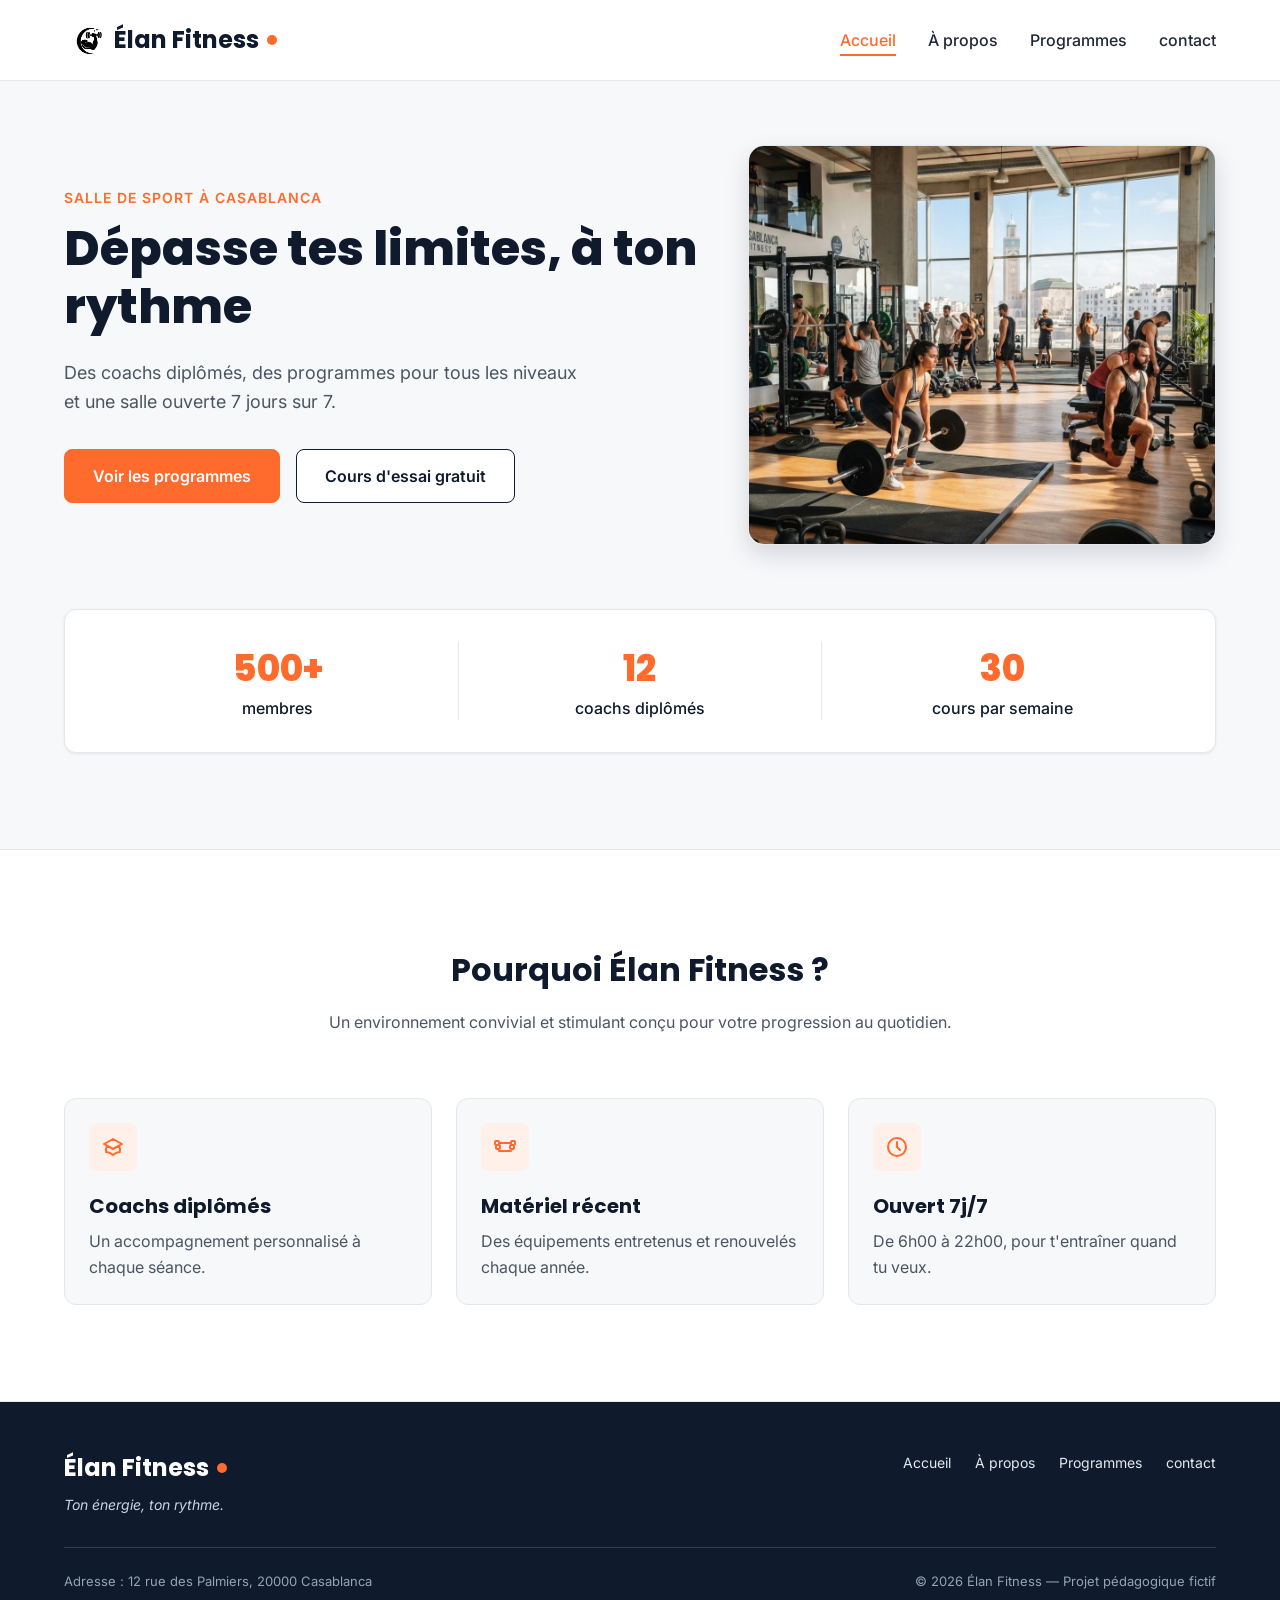
<file: index.html>
<!DOCTYPE html>
<html lang="fr">
<head>
  <meta charset="UTF-8">
  <meta name="viewport" content="width=device-width, initial-scale=1">
  <meta name="description" content="Elan Fitness, salle de sport a Casablanca : musculation, yoga, cardio et boxe fitness avec des coachs diplomes. Réservez votre cours d'essai gratuit.">
  <title>Élan Fitness | Salle de sport à Casablanca</title>
  <link rel="preconnect" href="https://fonts.googleapis.com">
  <link rel="preconnect" href="https://fonts.gstatic.com" crossorigin>
  <link href="https://fonts.googleapis.com/css2?family=Inter:wght@400;500;600&family=Poppins:wght@600;700;800&display=swap" rel="stylesheet">

  <link rel="stylesheet" href="style.css">
</head>

<body>

  <header class="en-tete">
    <div class="conteneur en-tete-contenu">
      <a href="#accueil" class="logo"> <img src="img/logo2.png" alt="Logo Elan Fitness" width="50">Élan Fitness</a>

      <nav aria-label="Navigation principale">
        <ul class="menu">
          <li><a href="index.html" style="  color: #FF6B2C;border-bottom: 2px solid #FF6B2C;" >Accueil</a></li>
          <li><a href="apropos.html">À propos</a></li>
          <li><a href="programmes.html">Programmes</a></li>
          <li><a href="contact.html">contact</a></li>
        </ul>
      </nav>
    </div>
  </header>

  <main>

    <section id="accueil" class="hero">
      <div class="conteneur">

        <div class="hero-contenu">
          <div class="hero-texte">
            <p class="sur-titre">Salle de sport à Casablanca</p>
            <h1>Dépasse tes limites, à ton rythme</h1>
            <p class="hero-description">
              Des coachs diplômés, des programmes pour tous les niveaux et une salle ouverte 7 jours sur 7.
            </p>
            <div class="boutons">
              <a href="programmes.html" class="bouton bouton-principal">Voir les programmes</a>
              <a href="contact.html" class="bouton bouton-secondaire">Cours d'essai gratuit</a>
            </div>
          </div>

          <img class="hero-image" src="img/hero.jpg" alt="Des personnes s'entraînent dans une salle de sport lumineuse à Casablanca">
        </div>

        <div class="chiffres">
          <div class="chiffre">
            <p class="chiffre-nombre">500+</p>
            <p>membres</p>
          </div>
          <div class="chiffre">
            <p class="chiffre-nombre">12</p>
            <p>coachs diplômés</p>
          </div>
          <div class="chiffre">
            <p class="chiffre-nombre">30</p>
            <p>cours par semaine</p>
          </div>
        </div>

      </div>
    </section>
      <section class="section section-blanche">
      <div class="conteneur">

        <div class="section-titre">
          <h2>Pourquoi Élan Fitness ?</h2>
          <p>Un environnement convivial et stimulant conçu pour votre progression au quotidien.</p>
        </div>

        <div class="cartes">
          <article class="carte carte-avantage">
            <div class="icone"><img src="img/icone-coach.svg" alt=""></div>
            <h3>Coachs diplômés</h3>
            <p>Un accompagnement personnalisé à chaque séance.</p>
          </article>

          <article class="carte carte-avantage">
            <div class="icone"><img src="img/icone-materiel.svg" alt=""></div>
            <h3>Matériel récent</h3>
            <p>Des équipements entretenus et renouvelés chaque année.</p>
          </article>

          <article class="carte carte-avantage">
            <div class="icone"><img src="img/icone-horloge.svg" alt=""></div>
            <h3>Ouvert 7j/7</h3>
            <p>De 6h00 à 22h00, pour t'entraîner quand tu veux.</p>
          </article>
        </div>

      </div>
    </section>

    

   
  </main>

  <footer class="pied-de-page">
    <div class="conteneur">

      <div class="pied-haut">
        <div>
          <p class="logo logo-clair">Élan Fitness</p>
          <p class="slogan">Ton énergie, ton rythme.</p>
        </div>

        <nav aria-label="Navigation du pied de page">
          <ul class="menu menu-pied">
            <li><a href="index.html">Accueil</a></li>
            <li><a href="apropos.html">À propos</a></li>
            <li><a href="programmes.html">Programmes</a></li>
            <li><a href="contact.html">contact</a></li>
          </ul>
        </nav>
      </div>

      <div class="pied-bas">
        <p>Adresse : 12 rue des Palmiers, 20000 Casablanca</p>
        <p>&copy; 2026 Élan Fitness — Projet pédagogique fictif</p>
      </div>

    </div>
  </footer>

</body>
</html>
</file>
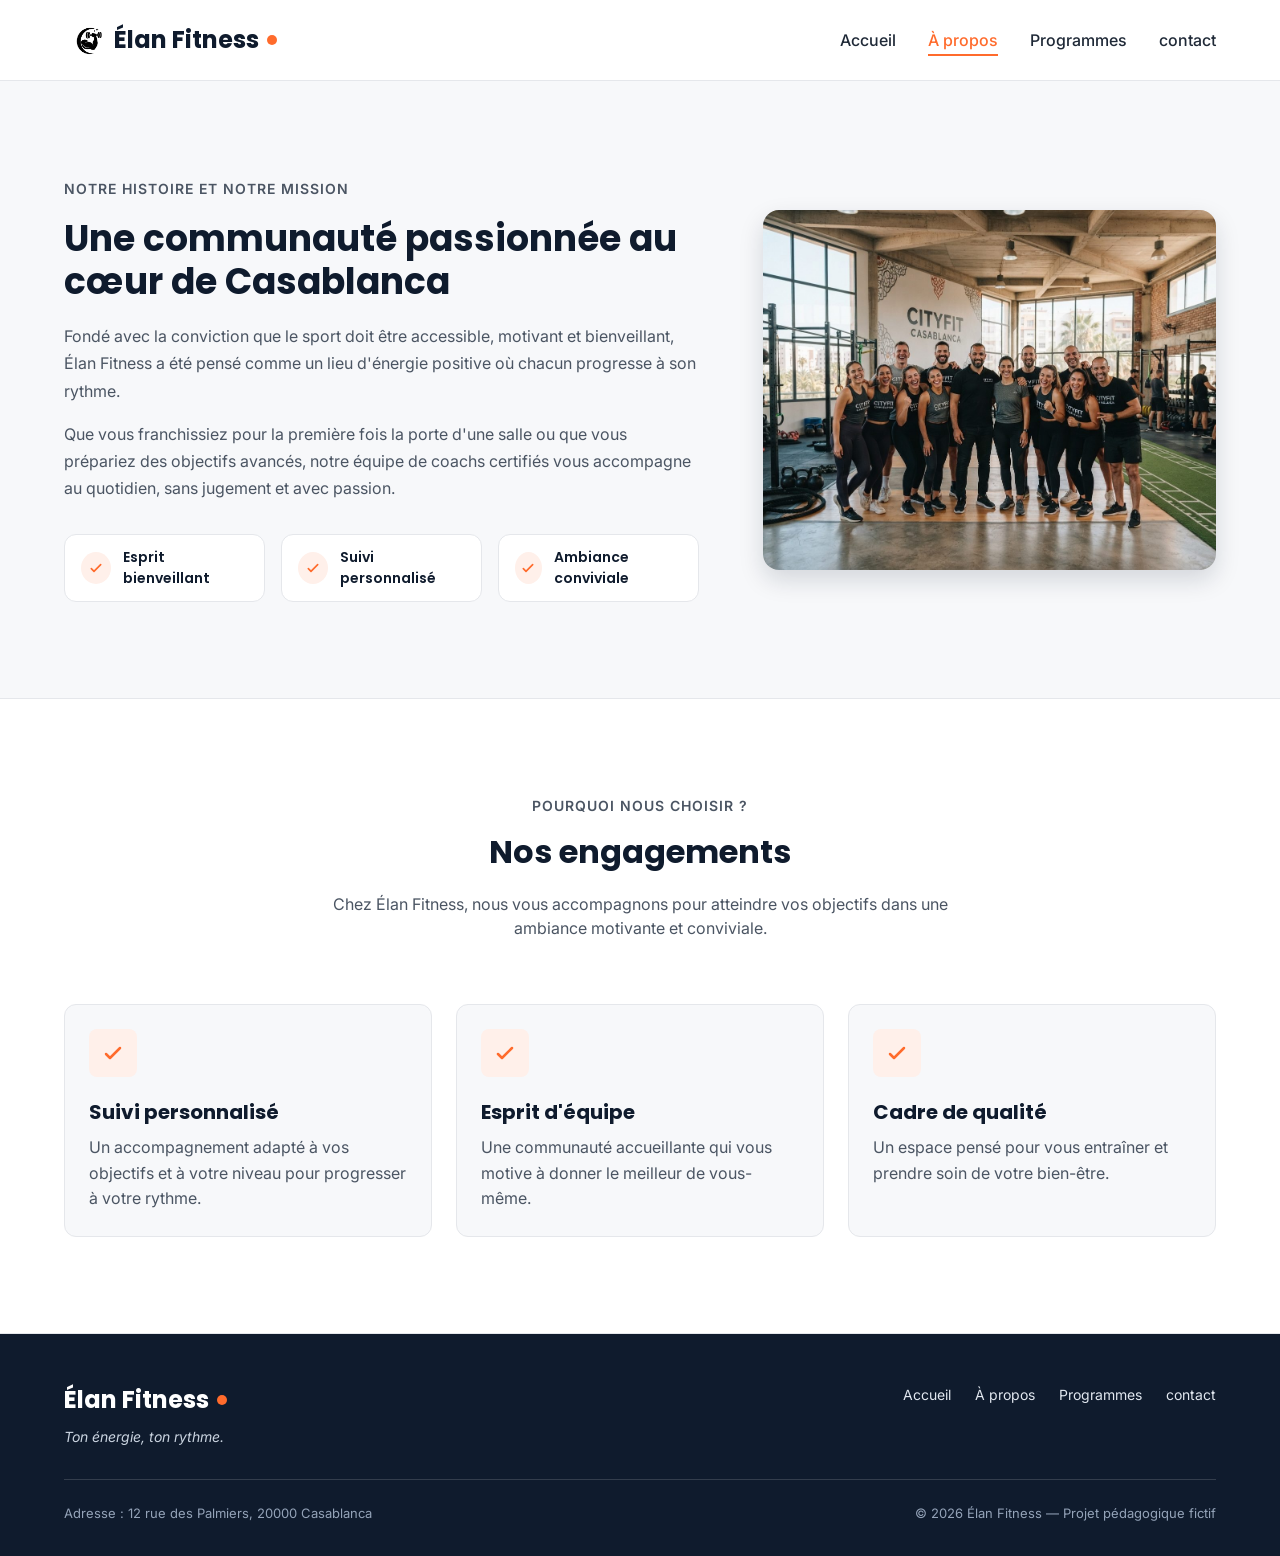
<file: apropos.html>
<!DOCTYPE html>
<html lang="fr">
<head>
  <meta charset="UTF-8">
  <meta name="viewport" content="width=device-width, initial-scale=1">
<meta name="description" content="Découvrez l'histoire et les valeurs d'Élan Fitness, votre salle de sport à Casablanca.">  <title>Élan Fitness | Salle de sport à Casablanca</title>

  <link rel="preconnect" href="https://fonts.googleapis.com">
  <link rel="preconnect" href="https://fonts.gstatic.com" crossorigin>
  <link href="https://fonts.googleapis.com/css2?family=Inter:wght@400;500;600&family=Poppins:wght@600;700;800&display=swap" rel="stylesheet">

  <link rel="stylesheet" href="style.css">
</head>

<body>

  <header class="en-tete">
    <div class="conteneur en-tete-contenu">
      <a href="#accueil" class="logo"><img src="img/logo2.png" alt="Logo Elan Fitness" width="50">Élan Fitness</a>

      <nav aria-label="Navigation principale">
        <ul class="menu">
          <li><a href="index.html" class="lien-actif">Accueil</a></li>
          <li><a href="apropos.html" style="  color: #FF6B2C;border-bottom: 2px solid #FF6B2C;">À propos</a></li>
          <li><a href="programmes.html">Programmes</a></li>
          <li><a href="contact.html">contact</a></li>
        </ul>
      </nav>
    </div>
  </header>

    <section id="a-propos" class="section">
      <div class="conteneur apropos-contenu">

        <div class="apropos-texte">
          <p class="sur-titre">Notre histoire et notre mission</p>
          <h2>Une communauté passionnée au cœur de Casablanca</h2>
          <p>
            Fondé avec la conviction que le sport doit être accessible, motivant et bienveillant,
            Élan Fitness a été pensé comme un lieu d'énergie positive où chacun progresse à son rythme.
          </p>
          <p>
            Que vous franchissiez pour la première fois la porte d'une salle ou que vous prépariez des
            objectifs avancés, notre équipe de coachs certifiés vous accompagne au quotidien, sans
            jugement et avec passion.
          </p>

          <ul class="valeurs">
            <li class="valeur">
              <div class="icone icone-petite"><img src="img/icone-check.svg" alt=""></div>
              <span>Esprit bienveillant</span>
            </li>
            <li class="valeur">
              <div class="icone icone-petite"><img src="img/icone-check.svg" alt=""></div>
              <span>Suivi personnalisé</span>
            </li>
            <li class="valeur">
              <div class="icone icone-petite"><img src="img/icone-check.svg" alt=""></div>
              <span>Ambiance conviviale</span>
            </li>
          </ul>
        </div>

        <img class="apropos-image" src="img/equipe.jpg" alt="L'équipe de coachs d'Élan Fitness réunie dans la salle">

      </div>
    </section>
    
<section class="section section-blanche">
  <div class="conteneur">

    <div class="section-titre">
      <p class="sur-titre">Pourquoi nous choisir ?</p>
      <h2>Nos engagements</h2>
      <p>
        Chez Élan Fitness, nous vous accompagnons pour atteindre
        vos objectifs dans une ambiance motivante et conviviale.
      </p>
    </div>

    <div class="cartes">

      <div class="carte carte-avantage">
        <div class="icone">
          <img src="img/icone-check.svg" alt="">
        </div>
        <h3>Suivi personnalisé</h3>
        <p>
          Un accompagnement adapté à vos objectifs et à votre niveau
          pour progresser à votre rythme.
        </p>
      </div>

      <div class="carte carte-avantage">
        <div class="icone">
          <img src="img/icone-check.svg" alt="">
        </div>
        <h3>Esprit d'équipe</h3>
        <p>
          Une communauté accueillante qui vous motive à donner
          le meilleur de vous-même.
        </p>
      </div>

      <div class="carte carte-avantage">
        <div class="icone">
          <img src="img/icone-check.svg" alt="">
        </div>
        <h3>Cadre de qualité</h3>
        <p>
          Un espace pensé pour vous entraîner et prendre soin
          de votre bien-être.
        </p>
      </div>

    </div>

  </div>
</section>

    <footer class="pied-de-page">
    <div class="conteneur">

      <div class="pied-haut">
        <div>
          <p class="logo logo-clair">Élan Fitness</p>
          <p class="slogan">Ton énergie, ton rythme.</p>
        </div>

        <nav aria-label="Navigation du pied de page">
          <ul class="menu menu-pied">
            <li><a href="index.html">Accueil</a></li>
            <li><a href="apropos.html">À propos</a></li>
            <li><a href="programmes.html">Programmes</a></li>
            <li><a href="contact.html">contact</a></li>

          </ul>
        </nav>
      </div>

      <div class="pied-bas">
        <p>Adresse : 12 rue des Palmiers, 20000 Casablanca</p>
        <p>&copy; 2026 Élan Fitness — Projet pédagogique fictif</p>
      </div>

    </div>
  </footer>

    </body>
</html>
</file>
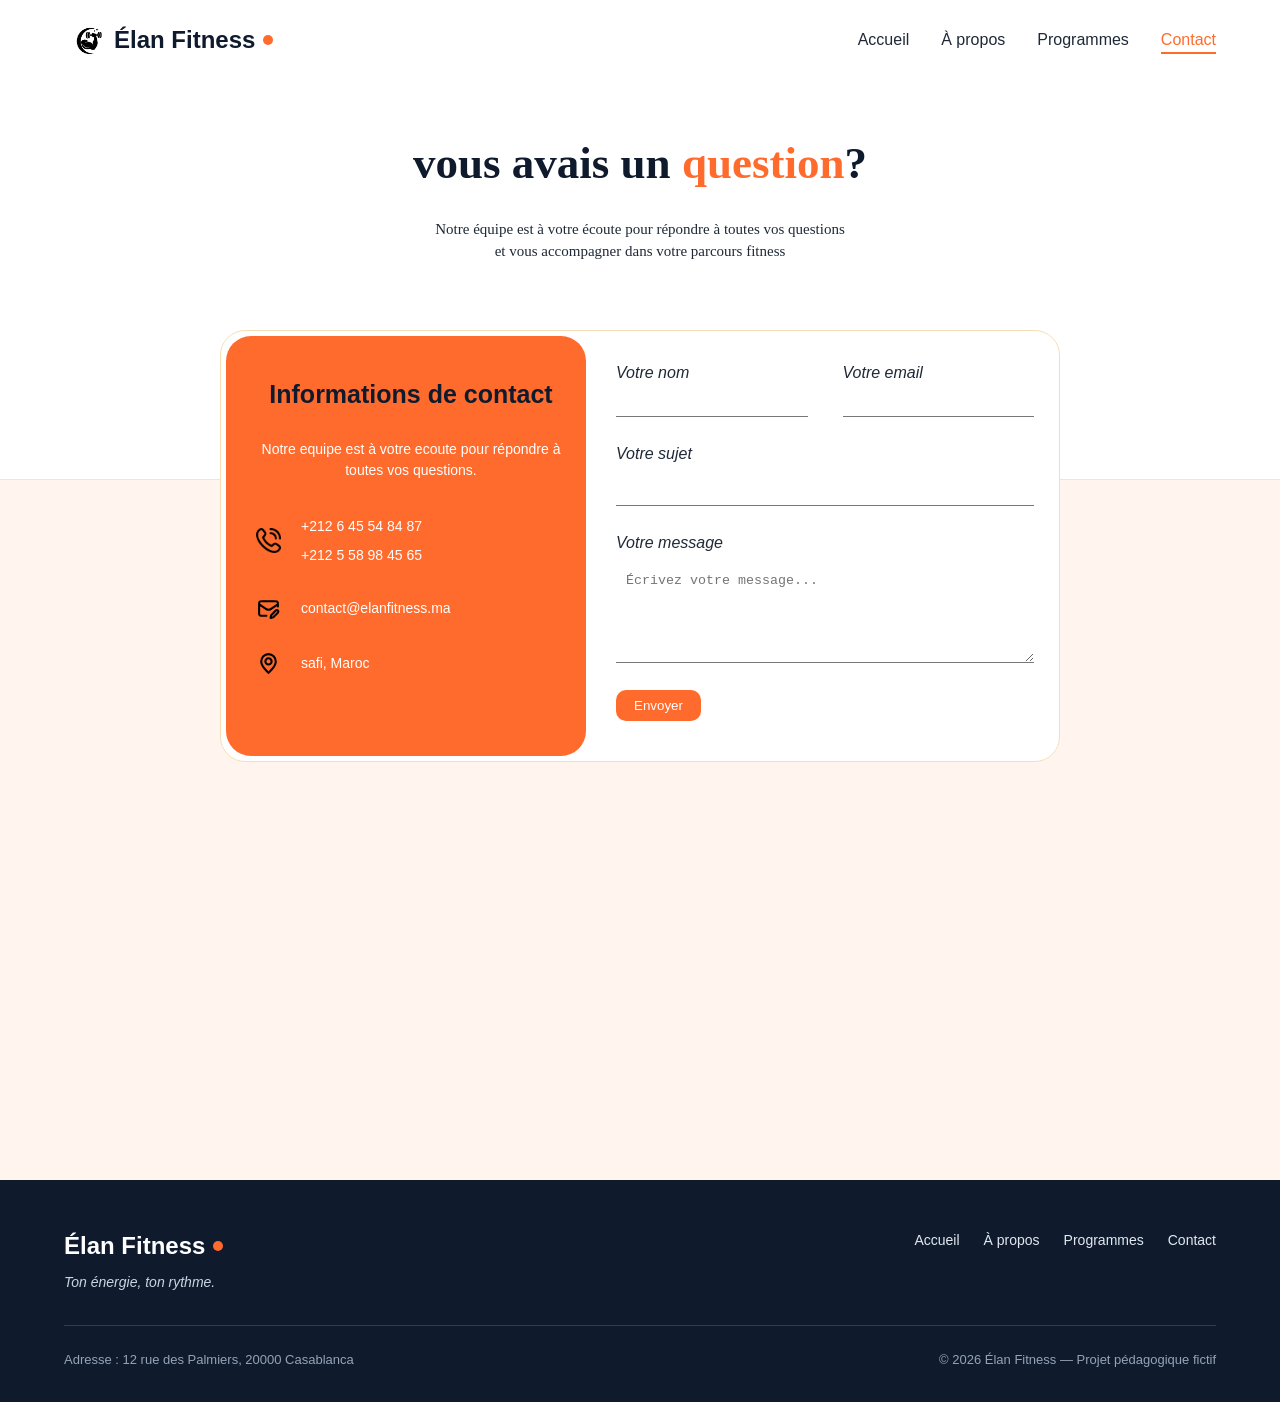
<file: contact.html>
<!DOCTYPE html>
<html lang="fr">

<head>
    <meta charset="UTF-8">
    <meta name="viewport" content="width=device-width, initial-scale=1.0">
    <title>Contact - Élan Fitness</title>
    <meta name="description" content="Contactez Élan Fitness à Casablanca pour toute question sur nos programmes et nos cours de sport.">
    <link rel="stylesheet" href="style.css">
</head>

<body>

    <div class="haut">

        <header class="en-tete">

            <div class="conteneur en-tete-contenu">

                <a href="#" class="logo">
                    <img src="img/logo2.png" alt="Logo Elan Fitness" width="50">
                    Élan Fitness
                </a>

                <nav>
                    <ul class="menu">
                        <li><a href="index.html">Accueil</a></li>
                        <li><a href="apropos.html">À propos</a></li>
                        <li><a href="programmes.html">Programmes</a></li>
                        <li>
                            <a href="contact.html" class="active" style="  color: #FF6B2C;border-bottom: 2px solid #FF6B2C;">Contact</a>
                        </li>
                    </ul>
                </nav>

            </div>

            <h1>
                vous avais un <span>question</span>?
            </h1>

            <p>
                Notre équipe est à votre écoute pour répondre à toutes vos questions
                <br>
                et vous accompagner dans votre parcours fitness
            </p>

        </header>

    </div>


    <section class="bas">

        <fieldset>

            <div class="info">

                <h2>Informations de contact</h2>

                <p>
                    Notre equipe est à votre ecoute pour répondre
                    à toutes vos questions.
                </p>

                <div class="infotele">

                    <img src="img/phone-call.png" alt="Telephone">

                    <div>
                        <span>+212 6 45 54 84 87</span>
                        <span>+212 5 58 98 45 65</span>
                    </div>

                </div>

                <div class="infoemail">

                    <img src="img/mail-pencil.svg" alt="email">

                    <span>contact@elanfitness.ma</span>

                </div>

                <div class="infolocal">

                    <img src="img/location-pin.svg" alt="localisation">

                    <div>safi, Maroc</div>

                </div>

            </div>


            <form action="">

                <div class="nomEmail">

                    <div>
                        <label for="name">
                            <i>Votre nom</i>
                        </label>

                        <input type="text" id="name" class="name" autocomplete="name" required>
                    </div>

                    <div>
                        <label for="email">
                            <i>Votre email</i>
                        </label>

                        <input type="email" id="email" class="email" autocomplete="email" required>
                    </div>

                </div>

                <div class="divSujet">
                    <label for="sujet">
                        <i>Votre sujet</i>
                    </label>

                    <input type="text" id="sujet" class="sujet" required>
                </div>

                <div class="divtext">

                    <label for="message">
                        <i>Votre message</i>
                    </label>

                    <textarea id="message" class="message" placeholder="Écrivez votre message..." required></textarea>

                </div>

                <button type="submit" class="btn">
                    Envoyer
                </button>

            </form>

        </fieldset>

    </section>




    <footer class="pied-de-page">
        <div class="conteneur">

            <div class="pied-haut">
                <div>
                    <p class="logo logo-clair">Élan Fitness</p>
                    <p class="slogan">Ton énergie, ton rythme.</p>
                </div>

                <nav aria-label="Navigation du pied de page">
                    <ul class="menu menu-pied">
                        <li><a href="index.html">Accueil</a></li>
                        <li><a href="apropos.html">À propos</a></li>
                        <li><a href="programmes.html">Programmes</a></li>
                        <li><a href="contact.html">Contact</a></li>
                    </ul>
                </nav>
            </div>

            <div class="pied-bas">
                <p>Adresse : 12 rue des Palmiers, 20000 Casablanca</p>
                <p>&copy; 2026 Élan Fitness — Projet pédagogique fictif</p>
            </div>

        </div>
    </footer>


</body>

</html>
</file>
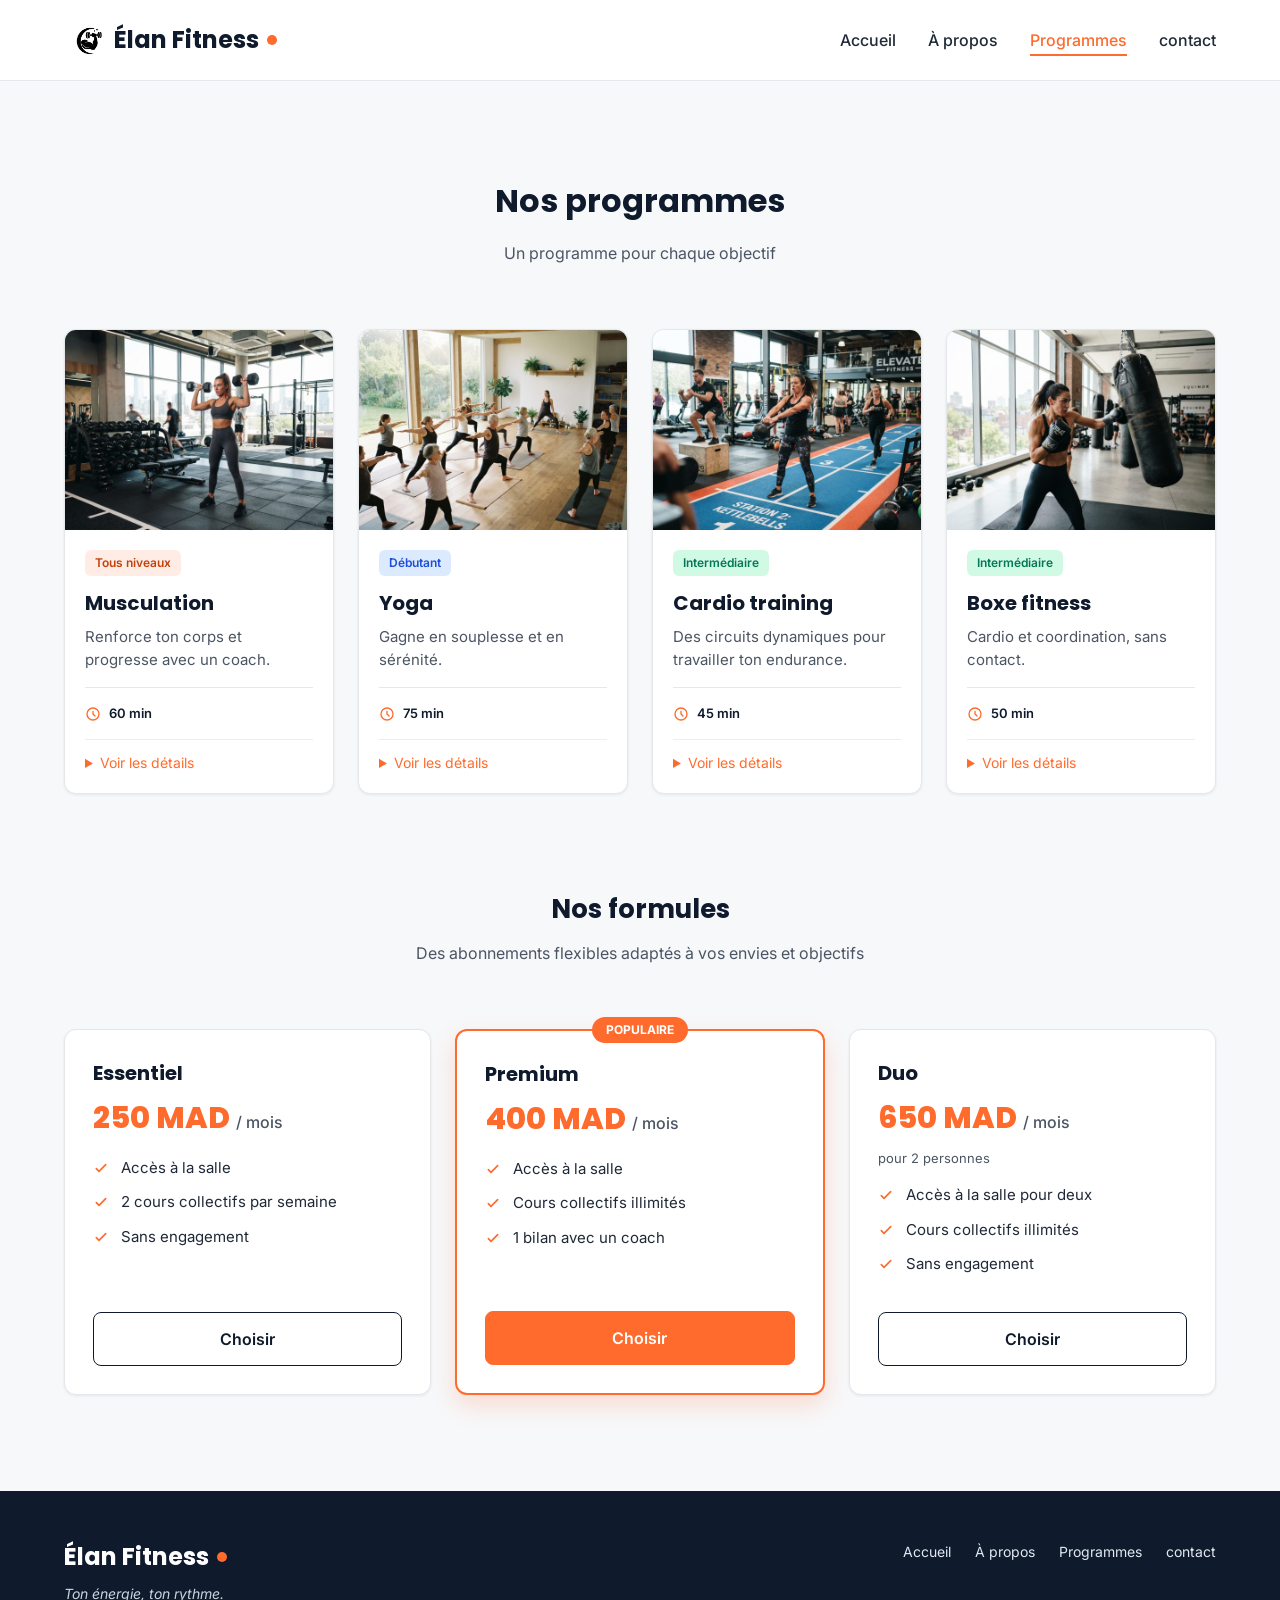
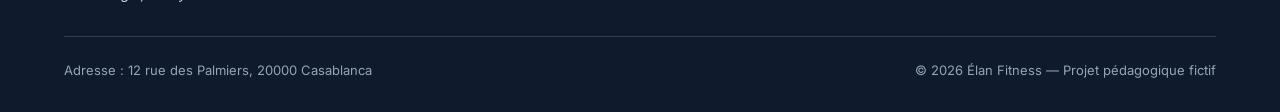
<file: programmes.html>
<!DOCTYPE html>
<html lang="fr">
<head>
  <meta charset="UTF-8">
  <meta name="viewport" content="width=device-width, initial-scale=1">
<meta name="description" content="Découvrez les programmes sportifs d'Élan Fitness : musculation, yoga, cardio et boxe fitness.">  <title>Élan Fitness | Salle de sport à Casablanca</title>

  <link rel="preconnect" href="https://fonts.googleapis.com">
  <link rel="preconnect" href="https://fonts.gstatic.com" crossorigin>
  <link href="https://fonts.googleapis.com/css2?family=Inter:wght@400;500;600&family=Poppins:wght@600;700;800&display=swap" rel="stylesheet">

  <link rel="stylesheet" href="style.css">
</head>
<body>
    
  <header class="en-tete">
    <div class="conteneur en-tete-contenu">
      <a href="#accueil" class="logo"> <img src="img/logo2.png" alt="Logo Elan Fitness" width="50">Élan Fitness</a>

      <nav aria-label="Navigation principale">
        <ul class="menu">
          <li><a href="index.html" class="lien-actif">Accueil</a></li>
          <li><a href="apropos.html">À propos</a></li>
          <li><a href="programmes.html" style="  color: #FF6B2C;border-bottom: 2px solid #FF6B2C;">Programmes</a></li>
          <li><a href="contact.html">contact</a></li>
        </ul>
      </nav>
    </div>
  </header>
 <section id="programmes" class="section">
      <div class="conteneur">

        <div class="section-titre">
          <h2>Nos programmes</h2>
          <p>Un programme pour chaque objectif</p>
        </div>

        <div class="cartes">

          <article class="carte carte-programme">
            <img src="img/musculation.jpg" alt="Une sportive soulève des haltères dans l'espace musculation">
            <div class="programme-corps">
              <span class="etiquette etiquette-orange">Tous niveaux</span>
              <h3>Musculation</h3>
              <p>Renforce ton corps et progresse avec un coach.</p>
              <p class="duree"><img src="img/icone-duree.svg" alt="">60 min</p>
  <!-- detaile -->
            <details>
                <summary>Voir les détails</summary>
                <p>Renforce les muscles et développe la force.</p>
            </details>
            </div>
          </article>

          <article class="carte carte-programme">
            <img src="img/yoga.jpg" alt="Un groupe pratique le yoga sur des tapis dans une salle lumineuse">
            <div class="programme-corps">
              <span class="etiquette etiquette-bleue">Débutant</span>
              <h3>Yoga</h3>
              <p>Gagne en souplesse et en sérénité.</p>
              <p class="duree"><img src="img/icone-duree.svg" alt="">75 min</p>
   <!-- detaile -->
           <details>
                <summary>Voir les détails</summary>
                <p>Améliore la souplesse et aide à réduire le stress.</p>
           </details>
            </div>
          </article>

          <article class="carte carte-programme">
            <img src="img/cardio.jpg" alt="Des sportifs suivent un circuit de cardio training avec des kettlebells">
            <div class="programme-corps">
              <span class="etiquette etiquette-verte">Intermédiaire</span>
              <h3>Cardio training</h3>
              <p>Des circuits dynamiques pour travailler ton endurance.</p>
              <p class="duree"><img src="img/icone-duree.svg" alt="">45 min</p>
    <!-- detaile -->
           <details>
              <summary>Voir les détails</summary>
              <p>Développe l'endurance et améliore la condition physique.</p>
           </details>
            </div>
          </article>

          <article class="carte carte-programme">
            <img src="img/boxe.jpg" alt="Une sportive frappe un sac de frappe pendant un cours de boxe fitness">
            <div class="programme-corps">
              <span class="etiquette etiquette-verte">Intermédiaire</span>
              <h3>Boxe fitness</h3>
              <p>Cardio et coordination, sans contact.</p>
              <p class="duree"><img src="img/icone-duree.svg" alt="">50 min</p>
    <!-- detaile -->
          <details>
              <summary>Voir les détails</summary>
              <p>Améliore la coordination, la vitesse et l'endurance.</p>
          </details>
            </div>
          </article>

        </div>

        <div class="formules">

          <div class="section-titre">
            <h3>Nos formules</h3>
            <p>Des abonnements flexibles adaptés à vos envies et objectifs</p>
          </div>

          <div class="cartes">

            <article class="carte formule">
              <h4>Essentiel</h4>
              <p class="prix">250 MAD <span>/ mois</span></p>
              <ul class="formule-liste">
                <li>Accès à la salle</li>
                <li>2 cours collectifs par semaine</li>
                <li>Sans engagement</li>
              </ul>
              <a href="#contact" class="bouton bouton-secondaire">Choisir</a>
            </article>

            <article class="carte formule formule-populaire">
              <p class="badge-populaire">Populaire</p>
              <h4>Premium</h4>
              <p class="prix">400 MAD <span>/ mois</span></p>
              <ul class="formule-liste">
                <li>Accès à la salle</li>
                <li>Cours collectifs illimités</li>
                <li>1 bilan avec un coach</li>
              </ul>
              <a href="#contact" class="bouton bouton-principal">Choisir</a>
            </article>

            <article class="carte formule">
              <h4>Duo</h4>
              <p class="prix">650 MAD <span>/ mois</span></p>
              <p class="prix-note">pour 2 personnes</p>
              <ul class="formule-liste">
                <li>Accès à la salle pour deux</li>
                <li>Cours collectifs illimités</li>
                <li>Sans engagement</li>
              </ul>
              <a href="#contact" class="bouton bouton-secondaire">Choisir</a>
            </article>

          </div>
        </div>

      </div>
    </section>

  </main>

  <footer class="pied-de-page">
    <div class="conteneur">

      <div class="pied-haut">
        <div>
          <p class="logo logo-clair">Élan Fitness</p>
          <p class="slogan">Ton énergie, ton rythme.</p>
        </div>

        <nav aria-label="Navigation du pied de page">
          <ul class="menu menu-pied">
            <li><a href="index.html">Accueil</a></li>
            <li><a href="apropos.html">À propos</a></li>
            <li><a href="programmes.html">Programmes</a></li>
           <li><a href="contact.html">contact</a></li>

          </ul>
        </nav>
      </div>

      <div class="pied-bas">
        <p>Adresse : 12 rue des Palmiers, 20000 Casablanca</p>
        <p>&copy; 2026 Élan Fitness — Projet pédagogique fictif</p>
      </div>

    </div>
  </footer>

</body>
</html>

</body>
</html>
</file>
<file: style.css>
* {
  box-sizing: border-box;
  margin: 0;
  padding: 0;
}

html {
  scroll-behavior: smooth;
}

body {
  font-family: 'Inter', Arial, sans-serif;
  font-size: 16px;
  line-height: 1.5;
  color: #1F2937;
  background-color: #F7F8FA;
  min-height: 100vh;

}

h1, h2, h3, h4 {
  font-family: 'Poppins', Arial, sans-serif;
  color: #0F1B2D;
}

a {
  color: inherit;
  text-decoration: none;
}

ul {
  list-style: none;
}

img {
  display: block;
  max-width: 100%;
}

a:focus-visible,
button:focus-visible {
  outline: 3px solid #FF6B2C;
  outline-offset: 2px;
}

.conteneur {
  width: 100%;
  max-width: 1200px;
  margin: 0 auto;
  padding: 0 24px;
}

.section {
  padding: 96px 0;
}

.section-blanche {
  background-color: #FFFFFF;
  border-top: 1px solid #E5E7EB;
  border-bottom: 1px solid #E5E7EB;
}

.section-titre {
  max-width: 640px;
  margin: 0 auto 64px;
  text-align: center;
}

.section-titre h2 {
  font-size: 32px;
  margin-bottom: 16px;
}

.section-titre h3 {
  font-size: 26px;
  margin-bottom: 12px;
}

.section-titre p {
  color: #4B5563;
}

.sur-titre {
  font-size: 14px;
  font-weight: 600;
  color: #FF6B2C;
  text-transform: uppercase;
  letter-spacing: 1px;
  margin-bottom: 12px;
}

.bouton {
  display: inline-block;
  padding: 14px 28px;
  border-radius: 8px;
  font-size: 16px;
  font-weight: 600;
  text-align: center;
  cursor: pointer;
}

.bouton-principal {
  background-color: #FF6B2C;
  border: 1px solid #FF6B2C;
  color: #FFFFFF;
}

.bouton-principal:hover {
  background-color: #F05817;
}

.bouton-secondaire {
  background-color: #FFFFFF;
  border: 1px solid #0F1B2D;
  color: #0F1B2D;
}

.bouton-secondaire:hover {
  background-color: #F3F4F6;
}

.cartes {
  display: flex;
  gap: 24px;
}

.carte {
  flex: 1;
  background-color: #FFFFFF;
  border: 1px solid #E5E7EB;
  border-radius: 12px;
  box-shadow: 0 1px 3px rgba(15, 27, 45, 0.08);
}

.icone {
  width: 48px;
  height: 48px;
  background-color: #FFF0EA;
  border-radius: 8px;
  display: flex;
  align-items: center;
  justify-content: center;
}

.icone img {
  width: 24px;
  height: 24px;
}

.icone-petite {
  width: 32px;
  height: 32px;
  border-radius: 50%;
}

.icone-petite img {
  width: 16px;
  height: 16px;
}

.en-tete {
  position: sticky;
  top: 0;
  z-index: 10;
  background-color: #FFFFFF;
  border-bottom: 1px solid #E5E7EB;
}

.en-tete-contenu {
  height: 80px;
  display: flex;
  align-items: center;
  justify-content: space-between;
}

.logo {
  display: flex;
  align-items: center;
  font-family: 'Poppins', Arial, sans-serif;
  font-size: 24px;
  font-weight: 700;
  color: #0F1B2D;
}

.logo::after {
  content: "";
  width: 10px;
  height: 10px;
  margin-left: 8px;
  background-color: #FF6B2C;
  border-radius: 50%;
}

.menu {
  display: flex;
  gap: 32px;
}

.menu a {
  font-weight: 500;
  padding-bottom: 4px;
  border-bottom: 2px solid transparent;
}

.menu a:hover {
  color: #FF6B2C;
}


.hero {
  padding: 64px 0 96px;
}

.hero-contenu {
  display: flex;
  align-items: center;
  gap: 32px;
}

.hero-texte {
  flex: 7;
}

.hero-texte h1 {
  font-size: 48px;
  font-weight: 800;
  line-height: 1.2;
  margin-bottom: 24px;
}

.hero-description {
  max-width: 520px;
  font-size: 18px;
  line-height: 1.6;
  color: #4B5563;
  margin-bottom: 32px;
}

.boutons {
  display: flex;
  flex-wrap: wrap;
  gap: 16px;
}

.hero-image {
  flex: 5;
  min-width: 0;
  height: 400px;
  object-fit: cover;
  border-radius: 16px;
  border: 1px solid #E5E7EB;
  box-shadow: 0 10px 25px rgba(15, 27, 45, 0.15);
}

.chiffres {
  display: flex;
  margin-top: 64px;
  padding: 32px;
  background-color: #FFFFFF;
  border: 1px solid #E5E7EB;
  border-radius: 12px;
  box-shadow: 0 1px 3px rgba(15, 27, 45, 0.08);
}

.chiffre {
  flex: 1;
  text-align: center;
  font-weight: 500;
  color: #0F1B2D;
}

.chiffre + .chiffre {
  border-left: 1px solid #E5E7EB;
}

.chiffre-nombre {
  font-family: 'Poppins', Arial, sans-serif;
  font-size: 36px;
  font-weight: 800;
  color: #FF6B2C;
}

.carte-avantage {
  padding: 24px;
  background-color: #F7F8FA;
  box-shadow: none;
}

.carte-avantage .icone {
  margin-bottom: 20px;
}

.carte-avantage h3 {
  font-size: 20px;
  margin-bottom: 8px;
}

.carte-avantage p {
  color: #4B5563;
  line-height: 1.6;
}

.apropos-contenu {
  display: flex;
  align-items: center;
  gap: 64px;
}

.apropos-texte {
  flex: 7;
}

.apropos-texte h2 {
  font-size: 36px;
  line-height: 1.2;
  margin-bottom: 20px;
}

.apropos-texte p {
  color: #4B5563;
  line-height: 1.7;
  margin-bottom: 16px;
}

.valeurs {
  display: flex;
  gap: 16px;
  margin-top: 32px;
}

.valeur {
  flex: 1;
  display: flex;
  align-items: center;
  gap: 12px;
  padding: 12px 16px;
  background-color: #FFFFFF;
  border: 1px solid #E5E7EB;
  border-radius: 12px;
  font-family: 'Poppins', Arial, sans-serif;
  font-size: 14px;
  font-weight: 600;
  color: #0F1B2D;
}

.apropos-image {
  flex: 5;
  min-width: 0;
  height: 360px;
  object-fit: cover;
  border-radius: 16px;
  box-shadow: 0 10px 25px rgba(15, 27, 45, 0.15);
}

.carte-programme {
  display: flex;
  flex-direction: column;
  overflow: hidden;
}

.carte-programme > img {
  width: 100%;
  height: 200px;
  object-fit: cover;
}

.programme-corps {
  flex: 1;
  display: flex;
  flex-direction: column;
  padding: 20px;
}

.programme-corps h3 {
  font-size: 20px;
  margin-bottom: 8px;
}

.programme-corps p {
  font-size: 15px;
  color: #4B5563;
}

.etiquette {
  align-self: flex-start;
  padding: 4px 10px;
  margin-bottom: 12px;
  border-radius: 6px;
  font-size: 12px;
  font-weight: 600;
}

.etiquette-orange {
  background-color: #FFEDE5;
  color: #C2410C;
}

.etiquette-bleue {
  background-color: #DBEAFE;
  color: #1D4ED8;
}

.etiquette-verte {
  background-color: #D1FAE5;
  color: #047857;
}

.programme-corps .duree {
  display: flex;
  align-items: center;
  gap: 8px;
  margin-top: auto;
  padding-top: 16px;
  border-top: 1px solid #E5E7EB;
  font-size: 13px;
  font-weight: 600;
  color: #0F1B2D;
}

.programme-corps h3 + p {
  margin-bottom: 16px;
}

.duree img {
  width: 16px;
  height: 16px;
}

.formules {
  margin-top: 96px;
}

.formule {
  position: relative;
  display: flex;
  flex-direction: column;
  padding: 28px;
}

.formule h4 {
  font-size: 20px;
}

.prix {
  margin: 8px 0 16px;
  font-family: 'Poppins', Arial, sans-serif;
  font-size: 30px;
  font-weight: 800;
  color: #FF6B2C;
}

.prix span {
  font-family: 'Inter', Arial, sans-serif;
  font-size: 16px;
  font-weight: 500;
  color: #4B5563;
}

.prix-note {
  margin: -8px 0 16px;
  font-size: 13px;
  color: #4B5563;
}

.formule-liste {
  flex: 1;
  margin-bottom: 24px;
}

.formule-liste li {
  padding-left: 28px;
  margin-bottom: 12px;
  font-size: 15px;
  background-image: url('img/icone-check.svg');
  background-repeat: no-repeat;
  background-position: left center;
  background-size: 16px;
}

.formule .bouton {
  display: block;
}

.formule-populaire {
  border: 2px solid #FF6B2C;
  box-shadow: 0 10px 25px rgba(255, 107, 44, 0.2);
}

.badge-populaire {
  position: absolute;
  top: -14px;
  left: 50%;
  transform: translateX(-50%);
  padding: 4px 14px;
  background-color: #FF6B2C;
  border-radius: 999px;
  font-size: 12px;
  font-weight: 700;
  text-transform: uppercase;
  color: #FFFFFF;
}

.pied-de-page {
  padding: 48px 0 32px;
  background-color: #0F1B2D;
  color: #FFFFFF;
}

.pied-haut {
  display: flex;
  justify-content: space-between;
  align-items: flex-start;
  padding-bottom: 32px;
  border-bottom: 1px solid rgba(255, 255, 255, 0.15);
}

.logo-clair {
  color: #FFFFFF;
}

.slogan {
  margin-top: 8px;
  font-size: 14px;
  font-style: italic;
  color: #CBD5E1;
}

.menu-pied {
  gap: 24px;
}

.menu-pied a {
  font-size: 14px;
  font-weight: 400;
  color: #E2E8F0;
}

.pied-bas {
  display: flex;
  justify-content: space-between;
  margin-top: 24px;
  font-size: 13px;
  color: #94A3B8;
}











/* mon style */
/*  En-tête */

.haut {
    height: 480px;
}

.haut .en-tete {
    height: 100%;
}

.haut h1 {
    font-size: 45px;
    font-family: 'Times New Roman', Times, serif;
    margin-bottom: 20px;
    margin-top: 50px;
    text-align: center;
}

.haut h1 span {
    color: #FF6B2C;
}

.haut p {
    text-align: center;
    font-size: 15px;
    font-family: Cambria, Georgia, serif;
}


/* Section principale */

.bas {
    height: 400px;
    background: #FFF4EE;
    position: relative;
    flex: 1;
}


fieldset {
    width: 840px;
    position: absolute;
    top: -150px;
    left: 50%;
    transform: translateX(-50%);
    display: flex;
    background: white;
    border: 1px solid wheat;
    border-radius: 25px;
    z-index: 10;
}


/* Informations de contact  */

fieldset .info {
    width: 360px;
    margin: 5px;
    padding-left: 30px;
    padding-right: 20px;
    padding-bottom: 80px;
    padding-top: 40px;
    background: #FF6B2C;
    border-radius: 25px;
    color: white;
    text-align: center;
}

.info h2 {
    font-size: 25px;
    margin-bottom: 25px;
}

.info p {
    font-size: 14px;
    margin-bottom: 35px;
}


/* Téléphone */

.infotele {
    display: flex;
    align-items: center;
    gap: 20px;
    margin-bottom: 30px;
}

.infotele img {
    width: 25px;
    height: 25px;
}

.infotele div {
    display: flex;
    flex-direction: column;
    gap: 8px;
}

.infotele span {
    font-size: 14px;
}


/* Email */

.infoemail {
    display: flex;
    align-items: center;
    gap: 20px;
    margin-bottom: 30px;
}

.infoemail img {
    width: 25px;
    height: 25px;
}

.infoemail span {
    font-size: 14px;
}


/* Adresse */

.infolocal {
    display: flex;
    align-items: center;
    gap: 20px;
}

.infolocal img {
    width: 25px;
    height: 25px;
}

.infolocal div {
    font-size: 14px;
}


/*  Formulaire de contact */

fieldset form {
    flex: 1;
    padding: 30px 25px;
}


/* Nom et email */

.nomEmail {
    display: flex;
    gap: 35px;
    margin-bottom: 25px;
}

.nomEmail > div {
    width: 50%;
}


/* Champs du formulaire */

.name,.email,.sujet {
    width: 100%;
    border-style: none;
    border-bottom: 1px solid #777;
    padding: 8px 0;
    background: transparent;
}


/* Effet au focus */

.name:focus,.email:focus,.sujet:focus,.message:focus {
    outline: none;
    border-bottom: 1px solid #FF6B2C;
}


/* Couleur des labels au focus */

.nomEmail > div:focus-within label,
.divSujet:focus-within label,
.divtext:focus-within label {
    color: #FF6B2C;
}


/* Sujet */

.divSujet {
    margin-bottom: 25px;
}

.sujet {
    margin-top: 8px;
}


/* Message */

.divtext {
    margin-bottom: 20px ;
    padding: 0;
}

textarea {
    width: 100%;
    height: 100px;
    margin-top: 8px;
    padding: 10px;
    border: none;
    border-bottom: 1px solid #777;
}


/* Bouton d'envoi */

.btn {
    background: #FF6B2C;
    color: white;
    border: none;
    border-radius: 10px;
    padding: 8px 18px;
    cursor: pointer;
}

.btn:hover {
    background: #FFF4EE;
    color: #FF6B2C;
}




/*  Sections  */

.section {
    flex: 1;
}

/* responsive */

/* 
 TABLETTES */
  
@media (min-width: 768px) and (max-width: 1023px) {

    .hero-contenu,
    .apropos-contenu {
        gap: 20px;
    }

    .hero-texte h1 {
        font-size: 38px;
    }

    .cartes {
        flex-wrap: wrap;
    }

    .cartes .carte {
        flex: 1 1 45%;
    }

    fieldset {
        width: 90%;
    }

    fieldset .info {
        width: 320px;
    }

    .bas {
        min-height: 750px;
    }
}


 /* IPAD PRO */


@media (min-width: 1024px) and (max-width: 1400px) {

    .bas {
        min-height: 700px;
    }
}


/* MOBILES */

@media (max-width: 767px) {

    /* Header */

    .en-tete-contenu {
        height: auto;
        flex-wrap: wrap;
        gap: 15px;
        padding: 15px;
    }

    .menu {
        flex-wrap: wrap;
        gap: 15px;
    }


    /* Accueil et  propos */

    .hero-contenu,
    .apropos-contenu {
        flex-direction: column;
    }

    .hero-texte h1 {
        font-size: 32px;
    }

    .hero-image,
    .apropos-image {
        width: 100%;
        height: 260px;
    }


    /* Carte et valeurs */

    .cartes {
        flex-direction: column;
    }

    .valeurs {
        flex-wrap: wrap;
    }


    /* Contact  */

    .haut {
        height: 400px;
    }

    .haut h1 {
        top: 100px;
        width: 100%;
        padding: 0 15px;
        font-size: 30px;
        text-align: center;
        white-space: normal;
    }

    .haut p {
        top: 175px;
        width: 90%;
        font-size: 14px;
    }


    /* formulaire */

    .bas {
        min-height: 570px;
    }

    fieldset {
        width: 92%;
        height: auto;
        min-height: 500px;
        top: -40px;
        display: flex;
       flex-direction: column;
    }

 fieldset .info {
    width: 100%;
    margin: 0;
    padding: 25px 20px;
    border-radius: 20px 20px 0px 0px;
}
.pied-de-page{ margin-top: 250px;}

    fieldset form {
        width: 100%;
        padding: 25px;
    }

    .nomEmail {
        display: block;
        margin-bottom: 10px;
    }

    .nomEmail > div {
        width: 100%;
        margin-bottom: 20px;
    }

    .name,
    .email,
    .sujet,
    textarea {
        width: 100%;
    }


    /* Footer */

    .pied-haut,
    .pied-bas {
        flex-wrap: wrap;
        gap: 15px;
    }
}



/* Animation de formulaire */
fieldset {
    transition: transform 0.3s ease, box-shadow 0.3s ease;
}
fieldset:hover {
    transform: translate(-50%, -5px); 
    box-shadow: 0 10px 25px rgba(0, 0, 0, 0.12);
}




/* Details des programmes */
.carte-programme details {
    margin-top: 15px;
    border-top: 1px solid #eee;
    padding-top: 12px;
}
.carte-programme summary {
    color: #FF6B2C;
    font-size: 14px;
    cursor: pointer;
}
.carte-programme summary:hover {
    color: #172033;
}
</file>
